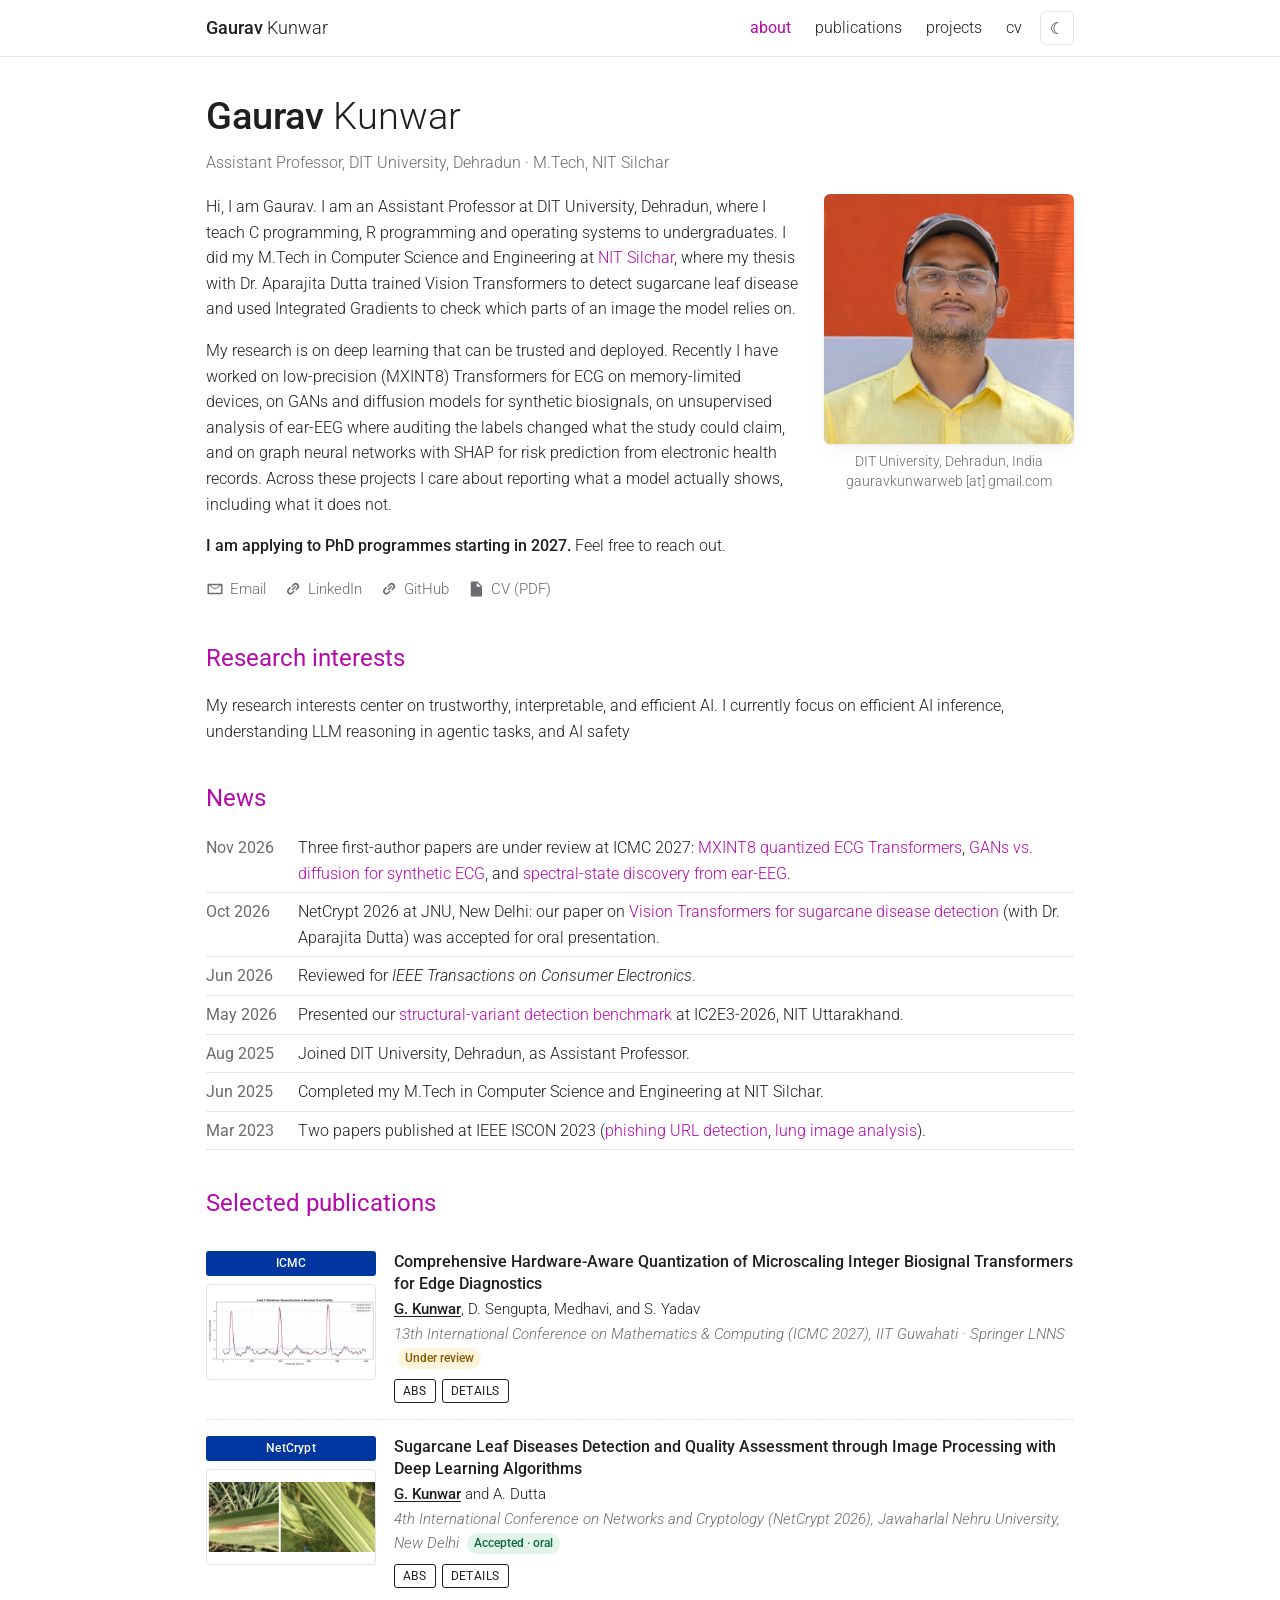
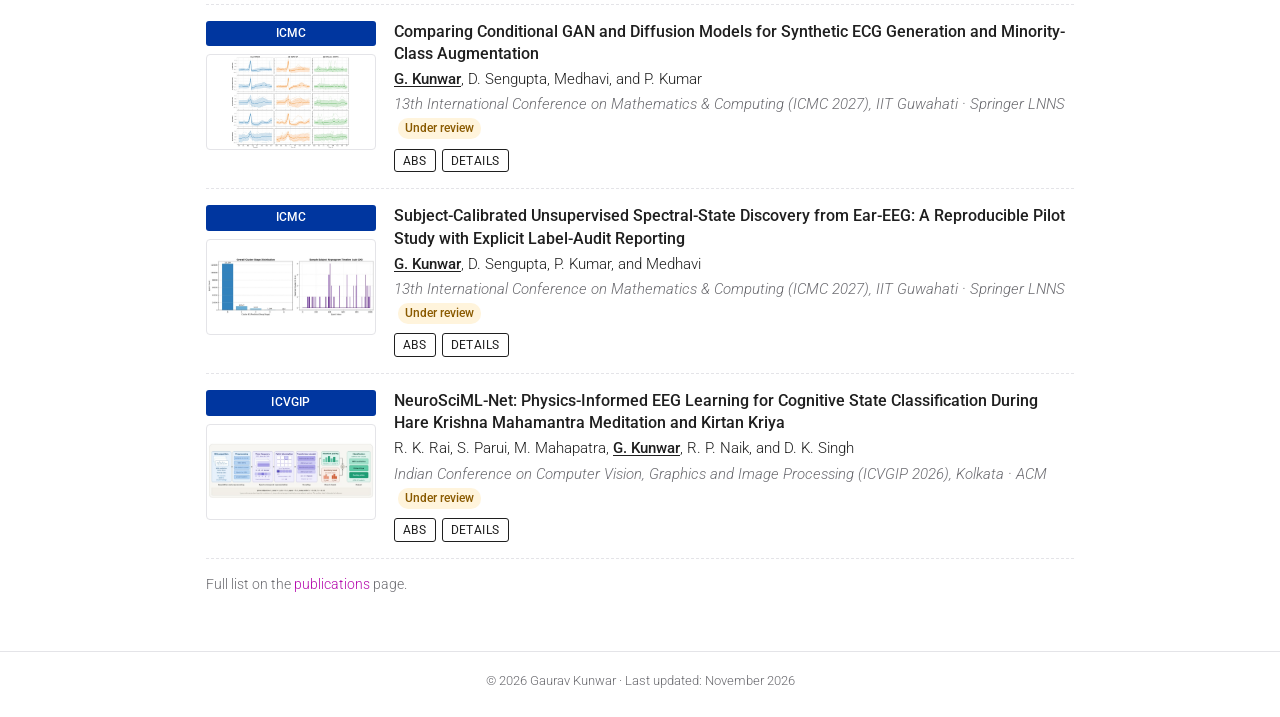
<file: index.html>
<!doctype html>
<html lang="en">
<head>
<meta charset="utf-8">
<meta name="viewport" content="width=device-width, initial-scale=1">
<title>Gaurav Kunwar</title>
<meta name="description" content="Gaurav Kunwar: Assistant Professor at DIT University. Research on interpretable and efficient deep learning, biosignals and computer vision.">
<meta name="author" content="Gaurav Kunwar">
<link rel="icon" href="favicon.svg" type="image/svg+xml">
<link rel="preconnect" href="https://fonts.googleapis.com">
<link rel="preconnect" href="https://fonts.gstatic.com" crossorigin>
<link href="https://fonts.googleapis.com/css2?family=Roboto:wght@300;400;500&display=swap" rel="stylesheet">
<link rel="stylesheet" href="style.css">
<script src="main.js"></script>
</head>
<body>
<nav class="navbar"><div class="nav-inner">
  <a class="brand" href="index.html"><b>Gaurav</b> Kunwar</a>
  <div class="nav-links"><a href="index.html" class="active" aria-current="page">about</a><a href="publications.html">publications</a><a href="projects.html">projects</a><a href="cv.html">cv</a><button class="theme-toggle" type="button" aria-label="Toggle dark mode">&#9790;</button></div>
</div></nav>
<main>

<div class="post-header"><h1><b>Gaurav</b> Kunwar</h1>
<p class="desc">Assistant Professor, DIT University, Dehradun &middot; M.Tech, NIT Silchar</p></div>
<div class="clearfix">
  <div class="profile">
    <img src="prof_pic.png" alt="Gaurav Kunwar">
    <div class="address">DIT University, Dehradun, India<br>gauravkunwarweb [at] gmail.com</div>
  </div>
  <p>Hi, I am Gaurav. I am an Assistant Professor at DIT University, Dehradun, where I teach C programming, R programming and
  operating systems to undergraduates. I did my M.Tech in Computer Science and Engineering at
  <a href="https://www.nits.ac.in" target="_blank" rel="noopener">NIT Silchar</a>, where my thesis with
  Dr. Aparajita Dutta trained Vision Transformers to detect sugarcane leaf disease and used Integrated Gradients to check
  which parts of an image the model relies on.</p>
  <p>My research is on deep learning that can be trusted and deployed. Recently I have worked on low-precision (MXINT8)
  Transformers for ECG on memory-limited devices, on GANs and diffusion models for synthetic biosignals, on unsupervised
  analysis of ear-EEG where auditing the labels changed what the study could claim, and on graph neural networks with SHAP
  for risk prediction from electronic health records. Across these projects I care about reporting what a model actually
  shows, including what it does not.</p>
  <p><b>I am applying to PhD programmes starting in 2027.</b> Feel free to reach out.</p>
  <div class="social">
    <a href="mailto:gauravkunwarweb@gmail.com"><svg viewBox="0 0 24 24" aria-hidden="true"><path d="M3 5h18a1 1 0 0 1 1 1v12a1 1 0 0 1-1 1H3a1 1 0 0 1-1-1V6a1 1 0 0 1 1-1zm1 2.3V17h16V7.3l-8 5.3-8-5.3zM5.4 7l6.6 4.4L18.6 7H5.4z"/></svg>Email</a>
    <a href="https://linkedin.com/in/gauravkunwarr" target="_blank" rel="noopener"><svg viewBox="0 0 24 24" aria-hidden="true"><path d="M10.6 13.4a1 1 0 0 1 0-1.4l3.4-3.4a1 1 0 1 1 1.4 1.4L12 13.4a1 1 0 0 1-1.4 0zM8.5 19.5a4.5 4.5 0 0 1-3.2-7.7l2.1-2.1a1 1 0 1 1 1.4 1.4l-2.1 2.1a2.5 2.5 0 0 0 3.5 3.5l2.1-2.1a1 1 0 1 1 1.4 1.4l-2.1 2.1a4.5 4.5 0 0 1-3.1 1.4zm7.4-5.5a1 1 0 0 1-.7-1.7l2.1-2.1a2.5 2.5 0 0 0-3.5-3.5l-2.1 2.1a1 1 0 1 1-1.4-1.4l2.1-2.1a4.5 4.5 0 0 1 6.4 6.4l-2.1 2.1a1 1 0 0 1-.8.2z"/></svg>LinkedIn</a>
    <a href="https://github.com/gauravkunwarr" target="_blank" rel="noopener"><svg viewBox="0 0 24 24" aria-hidden="true"><path d="M10.6 13.4a1 1 0 0 1 0-1.4l3.4-3.4a1 1 0 1 1 1.4 1.4L12 13.4a1 1 0 0 1-1.4 0zM8.5 19.5a4.5 4.5 0 0 1-3.2-7.7l2.1-2.1a1 1 0 1 1 1.4 1.4l-2.1 2.1a2.5 2.5 0 0 0 3.5 3.5l2.1-2.1a1 1 0 1 1 1.4 1.4l-2.1 2.1a4.5 4.5 0 0 1-3.1 1.4zm7.4-5.5a1 1 0 0 1-.7-1.7l2.1-2.1a2.5 2.5 0 0 0-3.5-3.5l-2.1 2.1a1 1 0 1 1-1.4-1.4l2.1-2.1a4.5 4.5 0 0 1 6.4 6.4l-2.1 2.1a1 1 0 0 1-.8.2z"/></svg>GitHub</a>
    <a href="Gaurav_Kunwar_CV.pdf" target="_blank" rel="noopener"><svg viewBox="0 0 24 24" aria-hidden="true"><path d="M6 2h8l6 6v13a1 1 0 0 1-1 1H6a1 1 0 0 1-1-1V3a1 1 0 0 1 1-1zm7 1.5V9h5.5L13 3.5zM8 13h8v2H8v-2zm0 4h8v2H8v-2z"/></svg>CV (PDF)</a>
  </div>
</div>

<h2 class="section">Research interests</h2>
<p>My research interests center on trustworthy, interpretable, and efficient AI. I currently focus on efficient AI inference, understanding LLM reasoning in agentic tasks, and AI safety</p>

<h2 class="section">News</h2>
<table class="news"><tr><td class="date">Nov 2026</td><td>Three first-author papers are under review at ICMC 2027: <a href="publications.html#mxint8">MXINT8 quantized ECG Transformers</a>, <a href="publications.html#ecg-gen">GANs vs. diffusion for synthetic ECG</a>, and <a href="publications.html#ear-eeg">spectral-state discovery from ear-EEG</a>.</td></tr><tr><td class="date">Oct 2026</td><td>NetCrypt 2026 at JNU, New Delhi: our paper on <a href="publications.html#sugarcane">Vision Transformers for sugarcane disease detection</a> (with Dr. Aparajita Dutta) was accepted for oral presentation.</td></tr><tr><td class="date">Jun 2026</td><td>Reviewed for <i>IEEE Transactions on Consumer Electronics</i>.</td></tr><tr><td class="date">May 2026</td><td>Presented our <a href="publications.html#sv-detection">structural-variant detection benchmark</a> at IC2E3-2026, NIT Uttarakhand.</td></tr><tr><td class="date">Aug 2025</td><td>Joined DIT University, Dehradun, as Assistant Professor.</td></tr><tr><td class="date">Jun 2025</td><td>Completed my M.Tech in Computer Science and Engineering at NIT Silchar.</td></tr><tr><td class="date">Mar 2023</td><td>Two papers published at IEEE ISCON 2023 (<a href="publications.html#phishing">phishing URL detection</a>, <a href="publications.html#lung">lung image analysis</a>).</td></tr></table>

<h2 class="section">Selected publications</h2>

    <div class="pub" id="sel-mxint8">
      <div class="thumb"><span class="badge">ICMC</span><img src="mxint8_ecg.jpg" alt="" loading="lazy"></div>
      <div>
        <div class="title">Comprehensive Hardware-Aware Quantization of Microscaling Integer Biosignal Transformers for Edge Diagnostics</div>
        <div class="authors"><span class="me">G. Kunwar</span>, D. Sengupta, Medhavi, and S. Yadav</div>
        <div class="venue">13th International Conference on Mathematics &amp; Computing (ICMC 2027), IIT Guwahati &middot; Springer LNNS <span class="chip review">Under review</span></div>
        <div class="links"><button class="btn" type="button" data-abs="abs-sel-mxint8">Abs</button><a class="btn" href="publications.html#mxint8">Details</a></div>
        <div class="abstract" id="abs-sel-mxint8">Wearable and bedside ECG devices must run signal-restoration models under tight memory and energy budgets. We train a dual-resolution ResNet&ndash;Transformer masked autoencoder for 12-lead ECG in which every Transformer linear layer, weights and activations alike, uses simulated MXINT8 arithmetic (32-element blocks, shared power-of-two scales, straight-through gradients). On a held-out PTB-XL split it reaches PRD 14.19%, SNR 16.96 dB and Pearson r 0.990 at 500 Hz with 0.87M parameters; the estimated packed size is 1.61 MiB versus 3.36 MiB in FP32. Only 45% of multiply&ndash;accumulates fall in quantized layers, so attention products and convolutions are the next targets. The paper also states what it does not yet show: no FP32 reference, bit-width sweep or patient-level split.</div>
      </div>
    </div>
    <div class="pub" id="sel-sugarcane">
      <div class="thumb"><span class="badge">NetCrypt</span><img src="sugarcane_vit.jpg" alt="" loading="lazy"></div>
      <div>
        <div class="title">Sugarcane Leaf Diseases Detection and Quality Assessment through Image Processing with Deep Learning Algorithms</div>
        <div class="authors"><span class="me">G. Kunwar</span> and A. Dutta</div>
        <div class="venue">4th International Conference on Networks and Cryptology (NetCrypt 2026), Jawaharlal Nehru University, New Delhi <span class="chip ok">Accepted &middot; oral</span></div>
        <div class="links"><button class="btn" type="button" data-abs="abs-sel-sugarcane">Abs</button><a class="btn" href="publications.html#sugarcane">Details</a></div>
        <div class="abstract" id="abs-sel-sugarcane">A deep learning framework for detecting red rot in sugarcane leaves (M.Tech thesis work). Four public datasets are merged into a 2,401-image healthy vs. red-rot set and preprocessed with Gaussian blurring, normalisation and CLAHE. A Vision Transformer and MobileNet are trained with k-fold cross-validation; the ViT reaches F1 96.25% against 93.41% for MobileNet. Integrated Gradients is used to show which image regions drive each prediction. Supported by a CSIR (Government of India) ASPIRE grant.</div>
      </div>
    </div>
    <div class="pub" id="sel-ecg-gen">
      <div class="thumb"><span class="badge">ICMC</span><img src="gan_diffusion_ecg.jpg" alt="" loading="lazy"></div>
      <div>
        <div class="title">Comparing Conditional GAN and Diffusion Models for Synthetic ECG Generation and Minority-Class Augmentation</div>
        <div class="authors"><span class="me">G. Kunwar</span>, D. Sengupta, Medhavi, and P. Kumar</div>
        <div class="venue">13th International Conference on Mathematics &amp; Computing (ICMC 2027), IIT Guwahati &middot; Springer LNNS <span class="chip review">Under review</span></div>
        <div class="links"><button class="btn" type="button" data-abs="abs-sel-ecg-gen">Abs</button><a class="btn" href="publications.html#ecg-gen">Details</a></div>
        <div class="abstract" id="abs-sel-ecg-gen">Class imbalance hurts arrhythmia classifiers, and synthetic beats are one proposed remedy. We compare a class-conditional WGAN-GP and a class-conditional DDPM (about 0.7&ndash;0.8M parameters each) for generating single-lead MIT-BIH beats across five AAMI classes, measuring similarity with MMD, DTW and a Fr&eacute;chet feature distance, and utility with a small 1D CNN. WGAN-GP gave lower MMD in every class; the DDPM gave lower DTW in three classes and a lower Fr&eacute;chet distance (1.34 vs. 2.95). Augmentation raised five-class macro-F1 from 0.662 to 0.750 (WGAN-GP) and 0.743 (DDPM). Results come from one run with a beat-level split, so they do not describe performance on unseen patients.</div>
      </div>
    </div>
    <div class="pub" id="sel-ear-eeg">
      <div class="thumb"><span class="badge">ICMC</span><img src="ear_eeg.jpg" alt="" loading="lazy"></div>
      <div>
        <div class="title">Subject-Calibrated Unsupervised Spectral-State Discovery from Ear-EEG: A Reproducible Pilot Study with Explicit Label-Audit Reporting</div>
        <div class="authors"><span class="me">G. Kunwar</span>, D. Sengupta, P. Kumar, and Medhavi</div>
        <div class="venue">13th International Conference on Mathematics &amp; Computing (ICMC 2027), IIT Guwahati &middot; Springer LNNS <span class="chip review">Under review</span></div>
        <div class="links"><button class="btn" type="button" data-abs="abs-sel-ear-eeg">Abs</button><a class="btn" href="publications.html#ear-eeg">Details</a></div>
        <div class="abstract" id="abs-sel-ear-eeg">A reproducible pilot pipeline for subject-calibrated discovery of spectral states from 30-second ear-EEG epochs: log-power spectrograms, interpretable spectral and temporal descriptors, per-subject standardisation and per-subject k-means. Auditing the data before modelling showed 139,803 epochs from 128 subjects but every stage label equal to &minus;1, so the work is reported as unsupervised state discovery rather than sleep staging. A leakage-resistant 88/20/20 subject split is released for a later supervised study.</div>
      </div>
    </div>
    <div class="pub" id="sel-neuroscimlnet">
      <div class="thumb"><span class="badge">ICVGIP</span><img src="neuroscimlnet.jpg" alt="" loading="lazy"></div>
      <div>
        <div class="title">NeuroSciML-Net: Physics-Informed EEG Learning for Cognitive State Classification During Hare Krishna Mahamantra Meditation and Kirtan Kriya</div>
        <div class="authors">R. K. Rai, S. Parui, M. Mahapatra, <span class="me">G. Kunwar</span>, R. P. Naik, and D. K. Singh</div>
        <div class="venue">Indian Conference on Computer Vision, Graphics and Image Processing (ICVGIP 2026), Kolkata &middot; ACM <span class="chip review">Under review</span></div>
        <div class="links"><button class="btn" type="button" data-abs="abs-sel-neuroscimlnet">Abs</button><a class="btn" href="publications.html#neuroscimlnet">Details</a></div>
        <div class="abstract" id="abs-sel-neuroscimlnet">NeuroSciML-Net is a physics-informed, patch-based Transformer that treats multichannel EEG as channel &times; frequency &times; time spectrograms to distinguish Hare Krishna Mahamantra meditation, Kirtan Kriya and resting state. Training adds spectral-consistency and temporal-continuity regularisers. Under leave-one-subject-out cross-validation on 32-channel EEG from 15 participants it reaches 97.84% accuracy, 97.18% macro-F1 and Cohen&rsquo;s &kappa; = 0.96. The small, sex-imbalanced cohort limits generalisability.</div>
      </div>
    </div>
<p class="note" style="margin-top:14px">Full list on the <a href="publications.html">publications</a> page.</p>

</main>
<footer>&copy; 2026 Gaurav Kunwar &middot; Last updated: November 2026</footer>
</body>
</html>
</file>
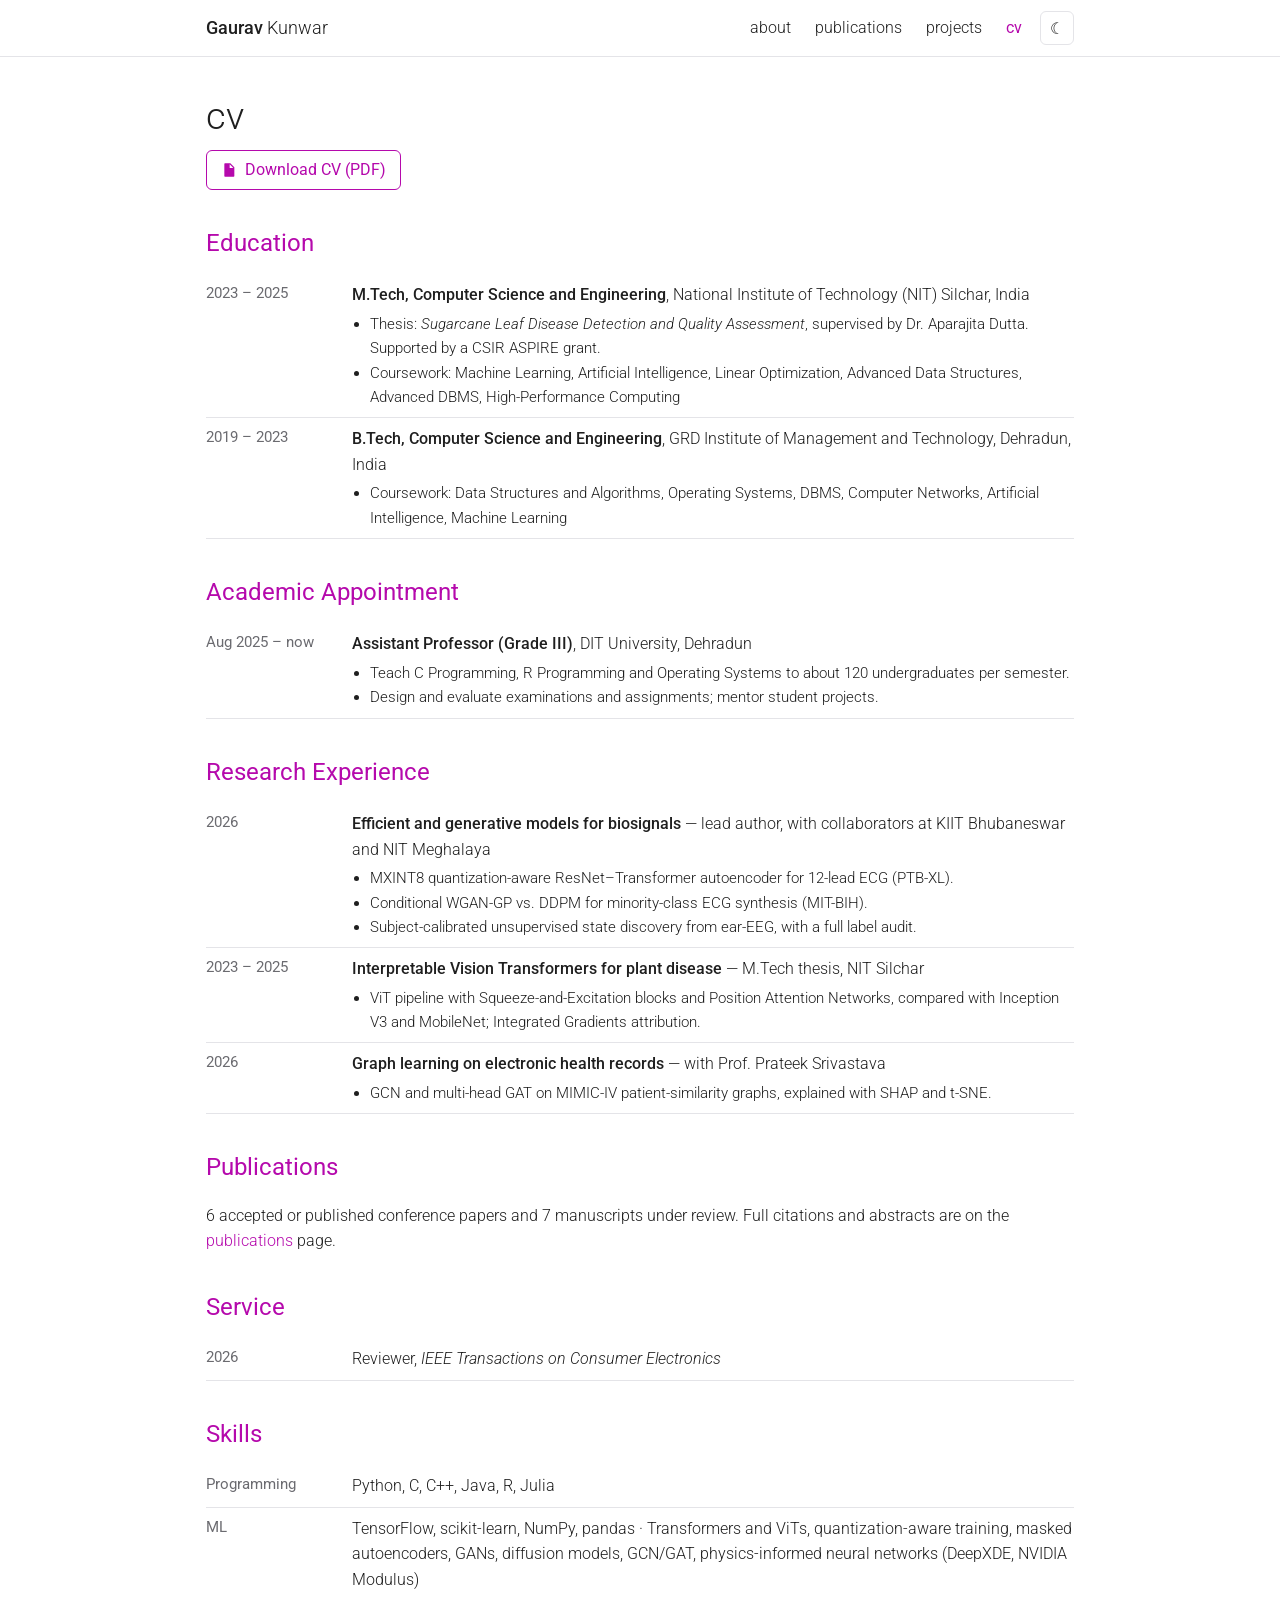
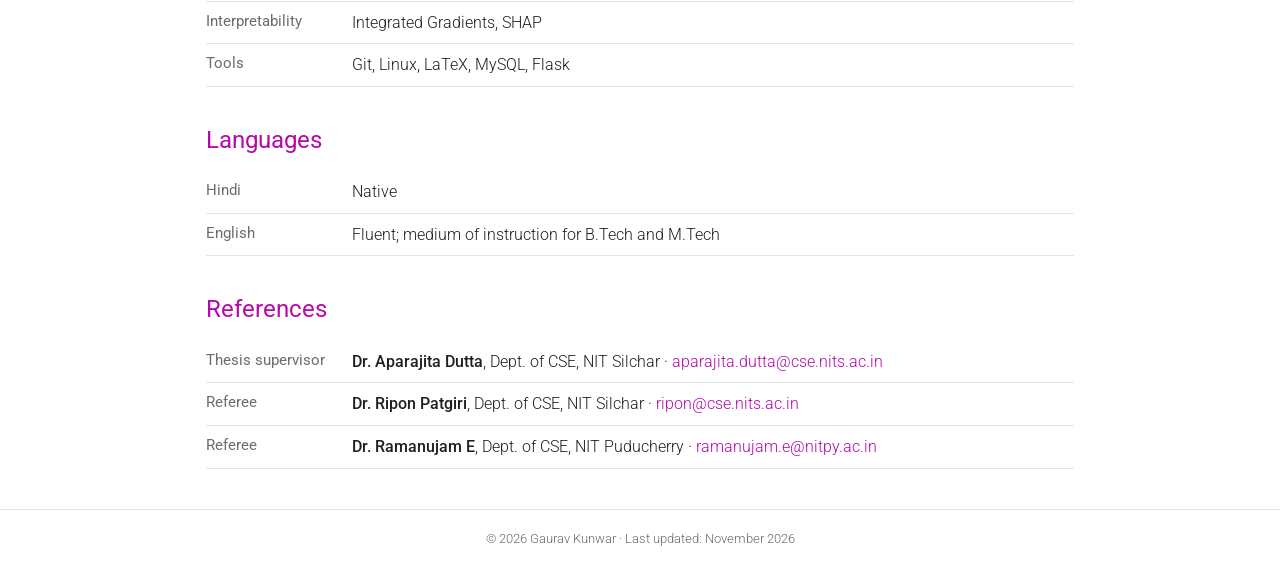
<file: cv.html>
<!doctype html>
<html lang="en">
<head>
<meta charset="utf-8">
<meta name="viewport" content="width=device-width, initial-scale=1">
<title>cv | Gaurav Kunwar</title>
<meta name="description" content="Gaurav Kunwar: Assistant Professor at DIT University. Research on interpretable and efficient deep learning, biosignals and computer vision.">
<meta name="author" content="Gaurav Kunwar">
<link rel="icon" href="favicon.svg" type="image/svg+xml">
<link rel="preconnect" href="https://fonts.googleapis.com">
<link rel="preconnect" href="https://fonts.gstatic.com" crossorigin>
<link href="https://fonts.googleapis.com/css2?family=Roboto:wght@300;400;500&display=swap" rel="stylesheet">
<link rel="stylesheet" href="style.css">
<script src="main.js"></script>
</head>
<body>
<nav class="navbar"><div class="nav-inner">
  <a class="brand" href="index.html"><b>Gaurav</b> Kunwar</a>
  <div class="nav-links"><a href="index.html">about</a><a href="publications.html">publications</a><a href="projects.html">projects</a><a href="cv.html" class="active" aria-current="page">cv</a><button class="theme-toggle" type="button" aria-label="Toggle dark mode">&#9790;</button></div>
</div></nav>
<main>

<div class="post-header"><h1>cv</h1>
<p class="desc"><a class="download" href="Gaurav_Kunwar_CV.pdf" target="_blank" rel="noopener"><svg width="16" height="16" fill="currentColor" viewBox="0 0 24 24" aria-hidden="true"><path d="M6 2h8l6 6v13a1 1 0 0 1-1 1H6a1 1 0 0 1-1-1V3a1 1 0 0 1 1-1zm7 1.5V9h5.5L13 3.5zM8 13h8v2H8v-2zm0 4h8v2H8v-2z"/></svg> Download CV (PDF)</a></p></div>

<h2 class="section">Education</h2>
<div class="cv-row"><div class="when">2023 &ndash; 2025</div><div class="what"><b>M.Tech, Computer Science and Engineering</b>, National Institute of Technology (NIT) Silchar, India<ul><li>Thesis: <i>Sugarcane Leaf Disease Detection and Quality Assessment</i>, supervised by Dr. Aparajita Dutta. Supported by a CSIR ASPIRE grant.</li><li>Coursework: Machine Learning, Artificial Intelligence, Linear Optimization, Advanced Data Structures, Advanced DBMS, High-Performance Computing</li></ul></div></div>
<div class="cv-row"><div class="when">2019 &ndash; 2023</div><div class="what"><b>B.Tech, Computer Science and Engineering</b>, GRD Institute of Management and Technology, Dehradun, India<ul><li>Coursework: Data Structures and Algorithms, Operating Systems, DBMS, Computer Networks, Artificial Intelligence, Machine Learning</li></ul></div></div>

<h2 class="section">Academic Appointment</h2>
<div class="cv-row"><div class="when">Aug 2025 &ndash; now</div><div class="what"><b>Assistant Professor (Grade III)</b>, DIT University, Dehradun<ul><li>Teach C Programming, R Programming and Operating Systems to about 120 undergraduates per semester.</li><li>Design and evaluate examinations and assignments; mentor student projects.</li></ul></div></div>

<h2 class="section">Research Experience</h2>
<div class="cv-row"><div class="when">2026</div><div class="what"><b>Efficient and generative models for biosignals</b> &mdash; lead author, with collaborators at KIIT Bhubaneswar and NIT Meghalaya<ul><li>MXINT8 quantization-aware ResNet&ndash;Transformer autoencoder for 12-lead ECG (PTB-XL).</li><li>Conditional WGAN-GP vs. DDPM for minority-class ECG synthesis (MIT-BIH).</li><li>Subject-calibrated unsupervised state discovery from ear-EEG, with a full label audit.</li></ul></div></div>
<div class="cv-row"><div class="when">2023 &ndash; 2025</div><div class="what"><b>Interpretable Vision Transformers for plant disease</b> &mdash; M.Tech thesis, NIT Silchar<ul><li>ViT pipeline with Squeeze-and-Excitation blocks and Position Attention Networks, compared with Inception V3 and MobileNet; Integrated Gradients attribution.</li></ul></div></div>
<div class="cv-row"><div class="when">2026</div><div class="what"><b>Graph learning on electronic health records</b> &mdash; with Prof. Prateek Srivastava<ul><li>GCN and multi-head GAT on MIMIC-IV patient-similarity graphs, explained with SHAP and t-SNE.</li></ul></div></div>

<h2 class="section">Publications</h2>
<p>6 accepted or published conference papers and 7 manuscripts under review. Full citations and abstracts are on the <a href="publications.html">publications</a> page.</p>

<h2 class="section">Service</h2>
<div class="cv-row"><div class="when">2026</div><div class="what">Reviewer, <i>IEEE Transactions on Consumer Electronics</i></div></div>

<h2 class="section">Skills</h2>
<div class="cv-row"><div class="when">Programming</div><div class="what">Python, C, C++, Java, R, Julia</div></div>
<div class="cv-row"><div class="when">ML</div><div class="what">TensorFlow, scikit-learn, NumPy, pandas &middot; Transformers and ViTs, quantization-aware training, masked autoencoders, GANs, diffusion models, GCN/GAT, physics-informed neural networks (DeepXDE, NVIDIA Modulus)</div></div>
<div class="cv-row"><div class="when">Interpretability</div><div class="what">Integrated Gradients, SHAP</div></div>
<div class="cv-row"><div class="when">Tools</div><div class="what">Git, Linux, LaTeX, MySQL, Flask</div></div>

<h2 class="section">Languages</h2>
<div class="cv-row"><div class="when">Hindi</div><div class="what">Native</div></div>
<div class="cv-row"><div class="when">English</div><div class="what">Fluent; medium of instruction for B.Tech and M.Tech</div></div>

<h2 class="section">References</h2>
<div class="cv-row"><div class="when">Thesis supervisor</div><div class="what"><b>Dr. Aparajita Dutta</b>, Dept. of CSE, NIT Silchar &middot; <a href='mailto:aparajita.dutta@cse.nits.ac.in'>aparajita.dutta@cse.nits.ac.in</a></div></div>
<div class="cv-row"><div class="when">Referee</div><div class="what"><b>Dr. Ripon Patgiri</b>, Dept. of CSE, NIT Silchar &middot; <a href='mailto:ripon@cse.nits.ac.in'>ripon@cse.nits.ac.in</a></div></div>
<div class="cv-row"><div class="when">Referee</div><div class="what"><b>Dr. Ramanujam E</b>, Dept. of CSE, NIT Puducherry &middot; <a href='mailto:ramanujam.e@nitpy.ac.in'>ramanujam.e@nitpy.ac.in</a></div></div>

</main>
<footer>&copy; 2026 Gaurav Kunwar &middot; Last updated: November 2026</footer>
</body>
</html>
</file>
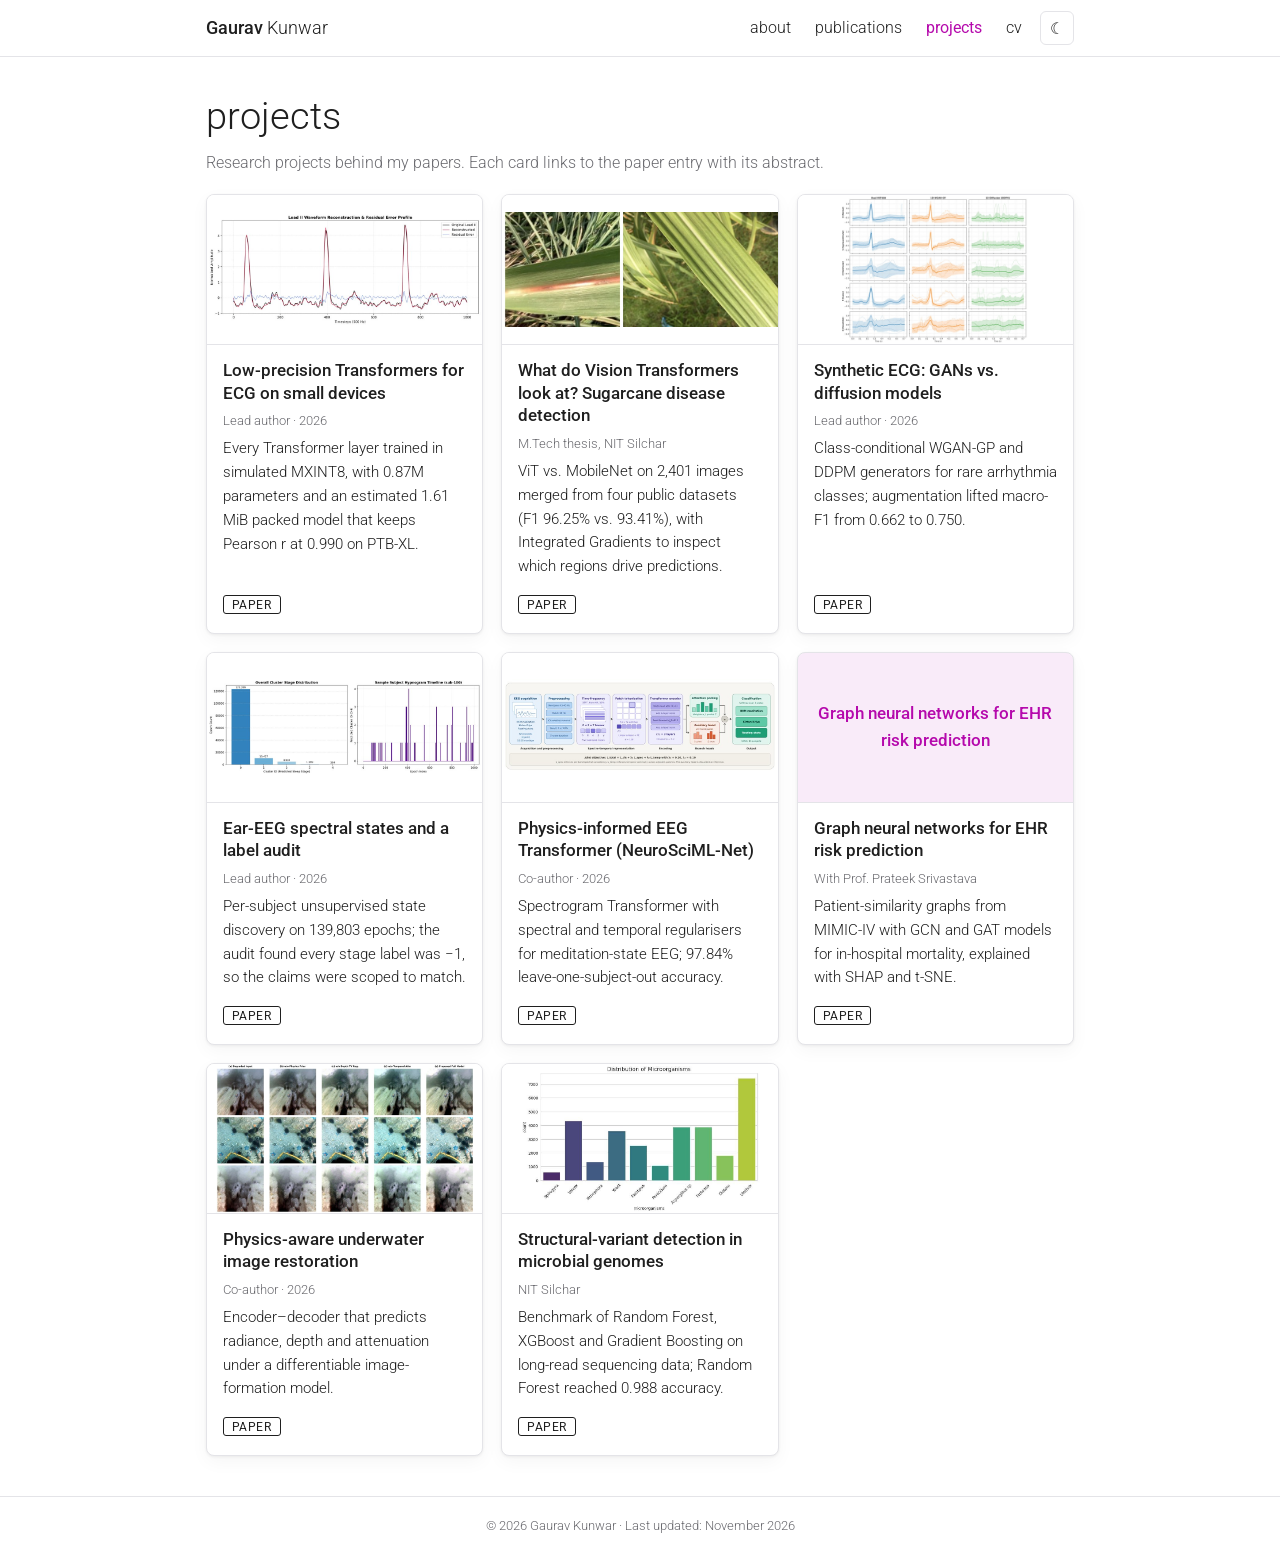
<file: projects.html>
<!doctype html>
<html lang="en">
<head>
<meta charset="utf-8">
<meta name="viewport" content="width=device-width, initial-scale=1">
<title>projects | Gaurav Kunwar</title>
<meta name="description" content="Gaurav Kunwar: Assistant Professor at DIT University. Research on interpretable and efficient deep learning, biosignals and computer vision.">
<meta name="author" content="Gaurav Kunwar">
<link rel="icon" href="favicon.svg" type="image/svg+xml">
<link rel="preconnect" href="https://fonts.googleapis.com">
<link rel="preconnect" href="https://fonts.gstatic.com" crossorigin>
<link href="https://fonts.googleapis.com/css2?family=Roboto:wght@300;400;500&display=swap" rel="stylesheet">
<link rel="stylesheet" href="style.css">
<script src="main.js"></script>
</head>
<body>
<nav class="navbar"><div class="nav-inner">
  <a class="brand" href="index.html"><b>Gaurav</b> Kunwar</a>
  <div class="nav-links"><a href="index.html">about</a><a href="publications.html">publications</a><a href="projects.html" class="active" aria-current="page">projects</a><a href="cv.html">cv</a><button class="theme-toggle" type="button" aria-label="Toggle dark mode">&#9790;</button></div>
</div></nav>
<main>

<div class="post-header"><h1>projects</h1>
<p class="desc">Research projects behind my papers. Each card links to the paper entry with its abstract.</p></div>
<div class="grid"><div class="card"><img src="mxint8_ecg.jpg" alt="" loading="lazy"><div class="card-body"><h3>Low-precision Transformers for ECG on small devices</h3><div class="meta">Lead author &middot; 2026</div><p>Every Transformer layer trained in simulated MXINT8, with 0.87M parameters and an estimated 1.61 MiB packed model that keeps Pearson r at 0.990 on PTB-XL.</p>
<div class="card-links"><a class="btn" href="publications.html#mxint8">Paper</a></div></div></div><div class="card"><img src="sugarcane_vit.jpg" alt="" loading="lazy"><div class="card-body"><h3>What do Vision Transformers look at? Sugarcane disease detection</h3><div class="meta">M.Tech thesis, NIT Silchar</div><p>ViT vs. MobileNet on 2,401 images merged from four public datasets (F1 96.25% vs. 93.41%), with Integrated Gradients to inspect which regions drive predictions.</p>
<div class="card-links"><a class="btn" href="publications.html#sugarcane">Paper</a></div></div></div><div class="card"><img src="gan_diffusion_ecg.jpg" alt="" loading="lazy"><div class="card-body"><h3>Synthetic ECG: GANs vs. diffusion models</h3><div class="meta">Lead author &middot; 2026</div><p>Class-conditional WGAN-GP and DDPM generators for rare arrhythmia classes; augmentation lifted macro-F1 from 0.662 to 0.750.</p>
<div class="card-links"><a class="btn" href="publications.html#ecg-gen">Paper</a></div></div></div><div class="card"><img src="ear_eeg.jpg" alt="" loading="lazy"><div class="card-body"><h3>Ear-EEG spectral states and a label audit</h3><div class="meta">Lead author &middot; 2026</div><p>Per-subject unsupervised state discovery on 139,803 epochs; the audit found every stage label was &minus;1, so the claims were scoped to match.</p>
<div class="card-links"><a class="btn" href="publications.html#ear-eeg">Paper</a></div></div></div><div class="card"><img src="neuroscimlnet.jpg" alt="" loading="lazy"><div class="card-body"><h3>Physics-informed EEG Transformer (NeuroSciML-Net)</h3><div class="meta">Co-author &middot; 2026</div><p>Spectrogram Transformer with spectral and temporal regularisers for meditation-state EEG; 97.84% leave-one-subject-out accuracy.</p>
<div class="card-links"><a class="btn" href="publications.html#neuroscimlnet">Paper</a></div></div></div><div class="card"><div class="card-ph">Graph neural networks for EHR risk prediction</div><div class="card-body"><h3>Graph neural networks for EHR risk prediction</h3><div class="meta">With Prof. Prateek Srivastava</div><p>Patient-similarity graphs from MIMIC-IV with GCN and GAT models for in-hospital mortality, explained with SHAP and t-SNE.</p>
<div class="card-links"><a class="btn" href="publications.html#ehr-gnn">Paper</a></div></div></div><div class="card"><img src="underwater.jpg" alt="" loading="lazy"><div class="card-body"><h3>Physics-aware underwater image restoration</h3><div class="meta">Co-author &middot; 2026</div><p>Encoder&ndash;decoder that predicts radiance, depth and attenuation under a differentiable image-formation model.</p>
<div class="card-links"><a class="btn" href="publications.html#underwater">Paper</a></div></div></div><div class="card"><img src="sv_detection.jpg" alt="" loading="lazy"><div class="card-body"><h3>Structural-variant detection in microbial genomes</h3><div class="meta">NIT Silchar</div><p>Benchmark of Random Forest, XGBoost and Gradient Boosting on long-read sequencing data; Random Forest reached 0.988 accuracy.</p>
<div class="card-links"><a class="btn" href="publications.html#sv-detection">Paper</a></div></div></div></div>

</main>
<footer>&copy; 2026 Gaurav Kunwar &middot; Last updated: November 2026</footer>
</body>
</html>
</file>
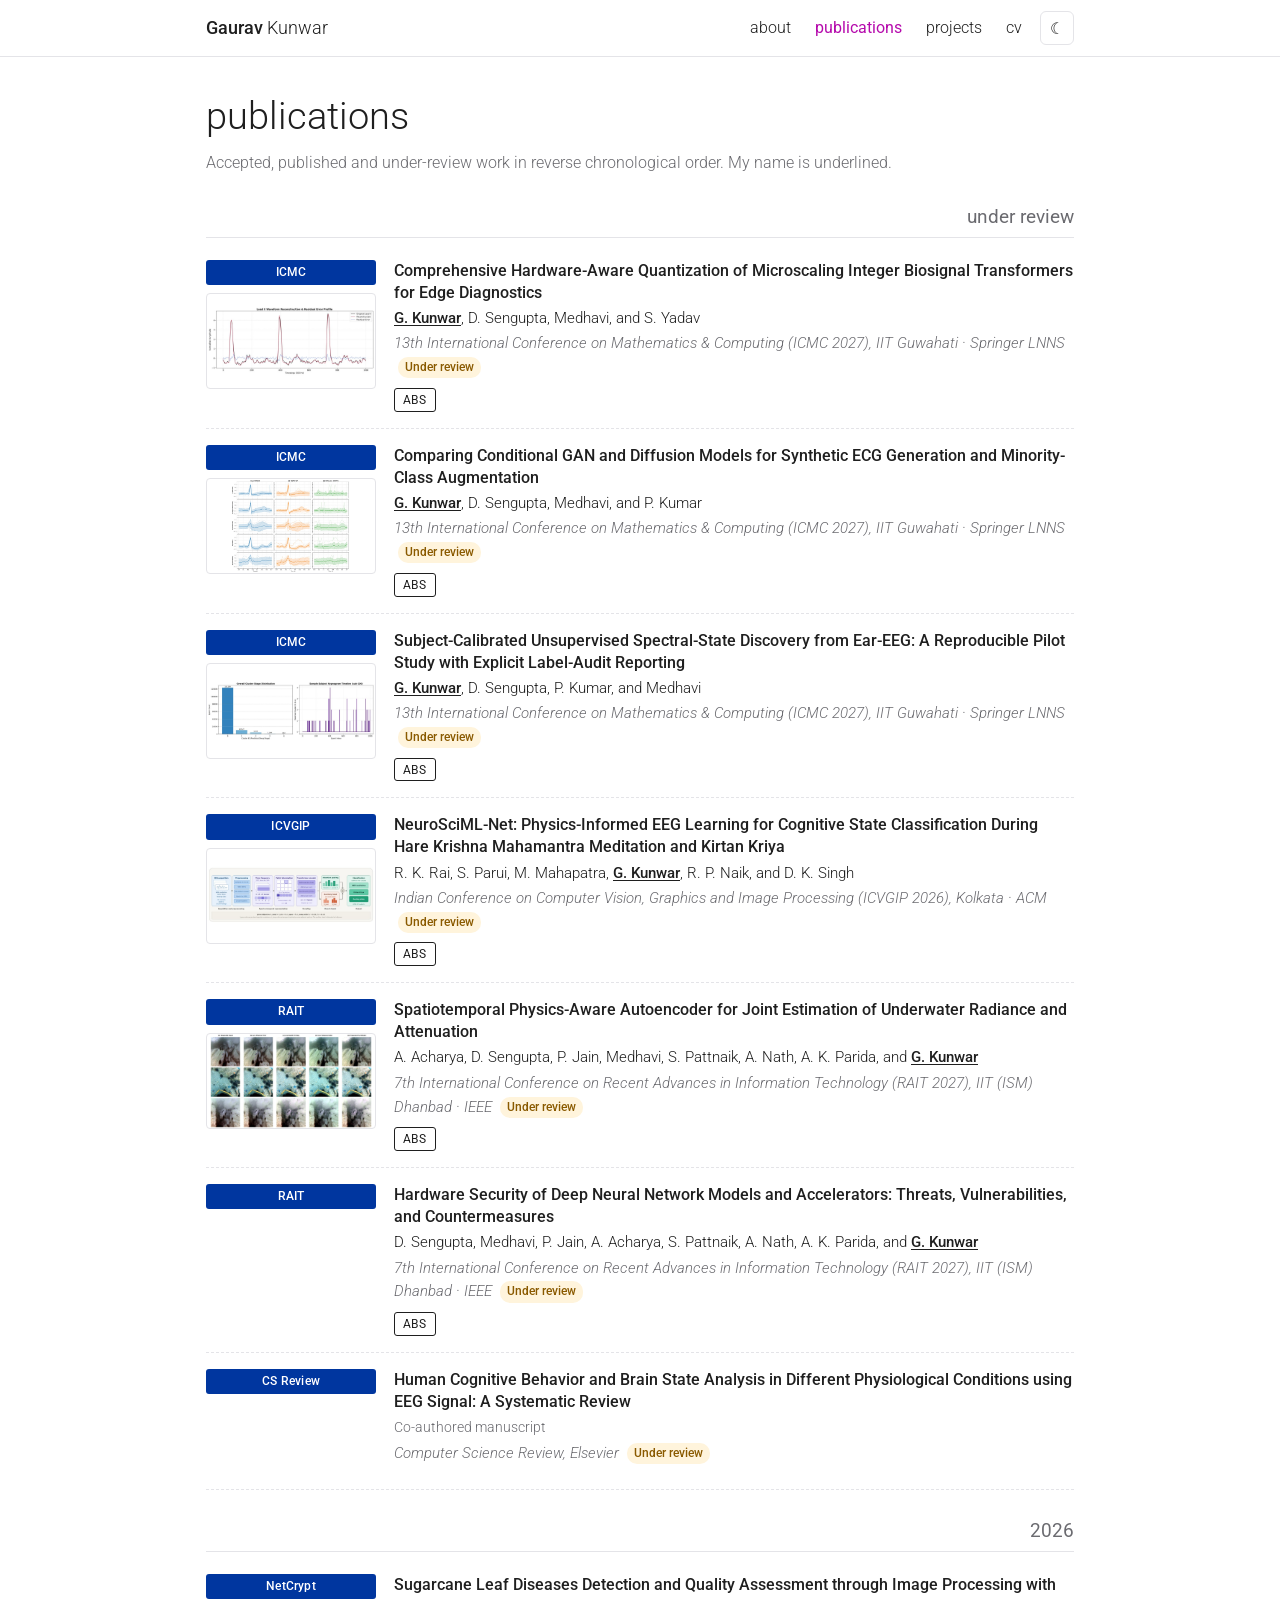
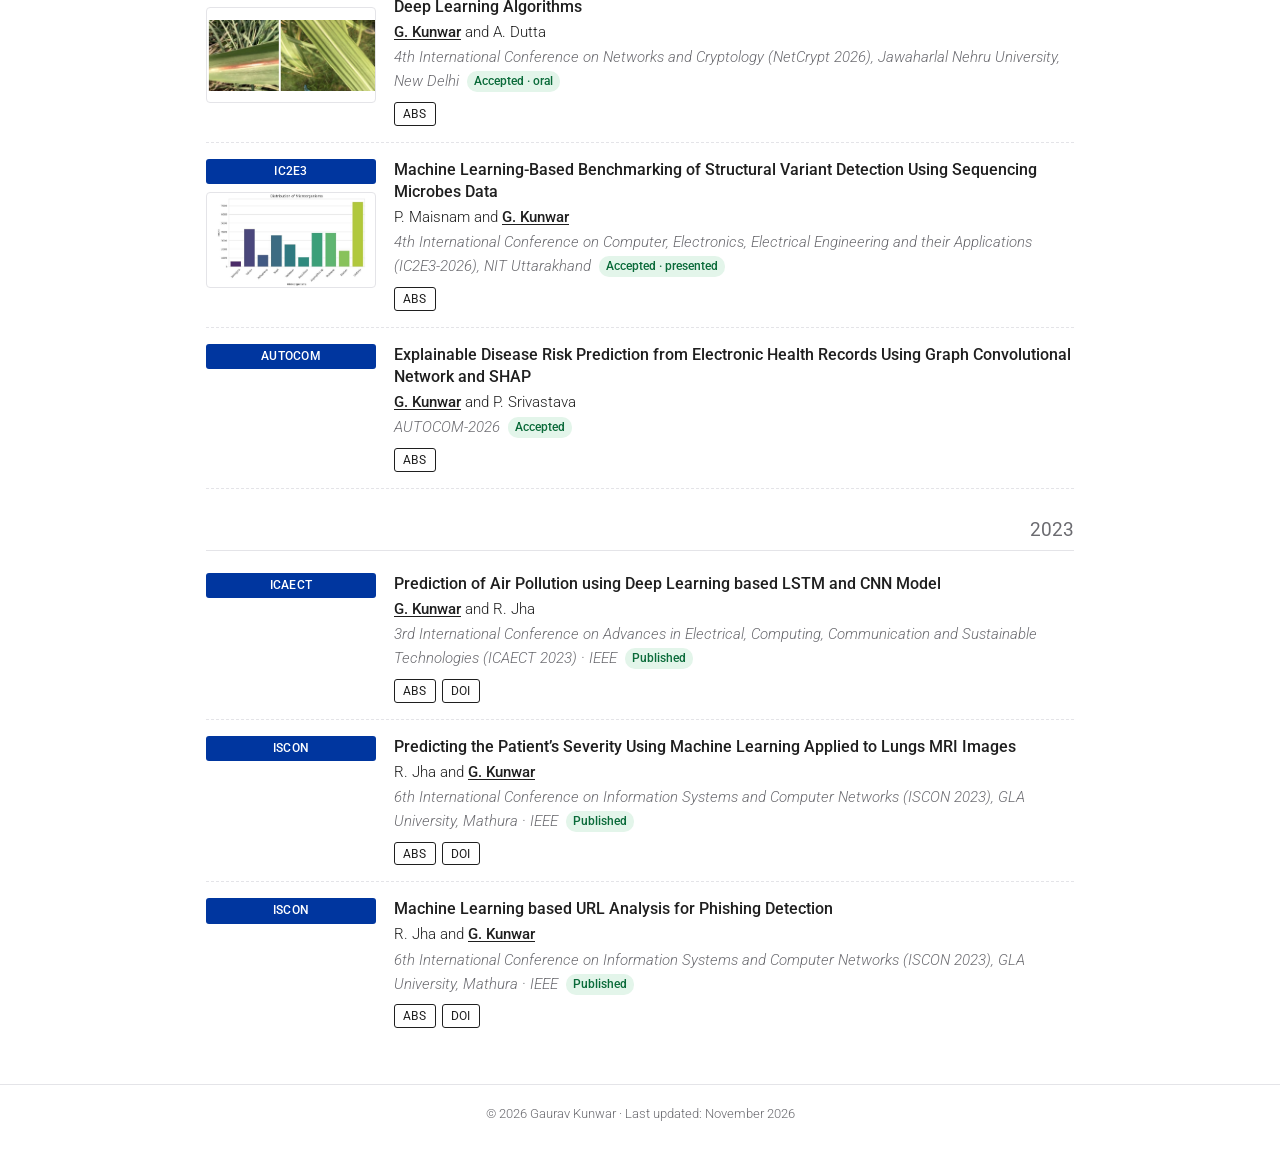
<file: publications.html>
<!doctype html>
<html lang="en">
<head>
<meta charset="utf-8">
<meta name="viewport" content="width=device-width, initial-scale=1">
<title>Publications | Gaurav Kunwar</title>
<meta name="description" content="Gaurav Kunwar: Assistant Professor at DIT University. Research on interpretable and efficient deep learning, biosignals and computer vision.">
<meta name="author" content="Gaurav Kunwar">
<link rel="icon" href="favicon.svg" type="image/svg+xml">
<link rel="preconnect" href="https://fonts.googleapis.com">
<link rel="preconnect" href="https://fonts.gstatic.com" crossorigin>
<link href="https://fonts.googleapis.com/css2?family=Roboto:wght@300;400;500&display=swap" rel="stylesheet">
<link rel="stylesheet" href="style.css">
<script src="main.js"></script>
</head>
<body>
<nav class="navbar"><div class="nav-inner">
  <a class="brand" href="index.html"><b>Gaurav</b> Kunwar</a>
  <div class="nav-links"><a href="index.html">about</a><a href="publications.html" class="active" aria-current="page">publications</a><a href="projects.html">projects</a><a href="cv.html">cv</a><button class="theme-toggle" type="button" aria-label="Toggle dark mode">&#9790;</button></div>
</div></nav>
<main>

<div class="post-header"><h1>publications</h1>
<p class="desc">Accepted, published and under-review work in reverse chronological order. My name is underlined.</p></div>
<h2 class="bib-group">under review</h2>
    <div class="pub" id="mxint8">
      <div class="thumb"><span class="badge">ICMC</span><img src="mxint8_ecg.jpg" alt="" loading="lazy"></div>
      <div>
        <div class="title">Comprehensive Hardware-Aware Quantization of Microscaling Integer Biosignal Transformers for Edge Diagnostics</div>
        <div class="authors"><span class="me">G. Kunwar</span>, D. Sengupta, Medhavi, and S. Yadav</div>
        <div class="venue">13th International Conference on Mathematics &amp; Computing (ICMC 2027), IIT Guwahati &middot; Springer LNNS <span class="chip review">Under review</span></div>
        <div class="links"><button class="btn" type="button" data-abs="abs-mxint8">Abs</button></div>
        <div class="abstract" id="abs-mxint8">Wearable and bedside ECG devices must run signal-restoration models under tight memory and energy budgets. We train a dual-resolution ResNet&ndash;Transformer masked autoencoder for 12-lead ECG in which every Transformer linear layer, weights and activations alike, uses simulated MXINT8 arithmetic (32-element blocks, shared power-of-two scales, straight-through gradients). On a held-out PTB-XL split it reaches PRD 14.19%, SNR 16.96 dB and Pearson r 0.990 at 500 Hz with 0.87M parameters; the estimated packed size is 1.61 MiB versus 3.36 MiB in FP32. Only 45% of multiply&ndash;accumulates fall in quantized layers, so attention products and convolutions are the next targets. The paper also states what it does not yet show: no FP32 reference, bit-width sweep or patient-level split.</div>
      </div>
    </div>
    <div class="pub" id="ecg-gen">
      <div class="thumb"><span class="badge">ICMC</span><img src="gan_diffusion_ecg.jpg" alt="" loading="lazy"></div>
      <div>
        <div class="title">Comparing Conditional GAN and Diffusion Models for Synthetic ECG Generation and Minority-Class Augmentation</div>
        <div class="authors"><span class="me">G. Kunwar</span>, D. Sengupta, Medhavi, and P. Kumar</div>
        <div class="venue">13th International Conference on Mathematics &amp; Computing (ICMC 2027), IIT Guwahati &middot; Springer LNNS <span class="chip review">Under review</span></div>
        <div class="links"><button class="btn" type="button" data-abs="abs-ecg-gen">Abs</button></div>
        <div class="abstract" id="abs-ecg-gen">Class imbalance hurts arrhythmia classifiers, and synthetic beats are one proposed remedy. We compare a class-conditional WGAN-GP and a class-conditional DDPM (about 0.7&ndash;0.8M parameters each) for generating single-lead MIT-BIH beats across five AAMI classes, measuring similarity with MMD, DTW and a Fr&eacute;chet feature distance, and utility with a small 1D CNN. WGAN-GP gave lower MMD in every class; the DDPM gave lower DTW in three classes and a lower Fr&eacute;chet distance (1.34 vs. 2.95). Augmentation raised five-class macro-F1 from 0.662 to 0.750 (WGAN-GP) and 0.743 (DDPM). Results come from one run with a beat-level split, so they do not describe performance on unseen patients.</div>
      </div>
    </div>
    <div class="pub" id="ear-eeg">
      <div class="thumb"><span class="badge">ICMC</span><img src="ear_eeg.jpg" alt="" loading="lazy"></div>
      <div>
        <div class="title">Subject-Calibrated Unsupervised Spectral-State Discovery from Ear-EEG: A Reproducible Pilot Study with Explicit Label-Audit Reporting</div>
        <div class="authors"><span class="me">G. Kunwar</span>, D. Sengupta, P. Kumar, and Medhavi</div>
        <div class="venue">13th International Conference on Mathematics &amp; Computing (ICMC 2027), IIT Guwahati &middot; Springer LNNS <span class="chip review">Under review</span></div>
        <div class="links"><button class="btn" type="button" data-abs="abs-ear-eeg">Abs</button></div>
        <div class="abstract" id="abs-ear-eeg">A reproducible pilot pipeline for subject-calibrated discovery of spectral states from 30-second ear-EEG epochs: log-power spectrograms, interpretable spectral and temporal descriptors, per-subject standardisation and per-subject k-means. Auditing the data before modelling showed 139,803 epochs from 128 subjects but every stage label equal to &minus;1, so the work is reported as unsupervised state discovery rather than sleep staging. A leakage-resistant 88/20/20 subject split is released for a later supervised study.</div>
      </div>
    </div>
    <div class="pub" id="neuroscimlnet">
      <div class="thumb"><span class="badge">ICVGIP</span><img src="neuroscimlnet.jpg" alt="" loading="lazy"></div>
      <div>
        <div class="title">NeuroSciML-Net: Physics-Informed EEG Learning for Cognitive State Classification During Hare Krishna Mahamantra Meditation and Kirtan Kriya</div>
        <div class="authors">R. K. Rai, S. Parui, M. Mahapatra, <span class="me">G. Kunwar</span>, R. P. Naik, and D. K. Singh</div>
        <div class="venue">Indian Conference on Computer Vision, Graphics and Image Processing (ICVGIP 2026), Kolkata &middot; ACM <span class="chip review">Under review</span></div>
        <div class="links"><button class="btn" type="button" data-abs="abs-neuroscimlnet">Abs</button></div>
        <div class="abstract" id="abs-neuroscimlnet">NeuroSciML-Net is a physics-informed, patch-based Transformer that treats multichannel EEG as channel &times; frequency &times; time spectrograms to distinguish Hare Krishna Mahamantra meditation, Kirtan Kriya and resting state. Training adds spectral-consistency and temporal-continuity regularisers. Under leave-one-subject-out cross-validation on 32-channel EEG from 15 participants it reaches 97.84% accuracy, 97.18% macro-F1 and Cohen&rsquo;s &kappa; = 0.96. The small, sex-imbalanced cohort limits generalisability.</div>
      </div>
    </div>
    <div class="pub" id="underwater">
      <div class="thumb"><span class="badge">RAIT</span><img src="underwater.jpg" alt="" loading="lazy"></div>
      <div>
        <div class="title">Spatiotemporal Physics-Aware Autoencoder for Joint Estimation of Underwater Radiance and Attenuation</div>
        <div class="authors">A. Acharya, D. Sengupta, P. Jain, Medhavi, S. Pattnaik, A. Nath, A. K. Parida, and <span class="me">G. Kunwar</span></div>
        <div class="venue">7th International Conference on Recent Advances in Information Technology (RAIT 2027), IIT (ISM) Dhanbad &middot; IEEE <span class="chip review">Under review</span></div>
        <div class="links"><button class="btn" type="button" data-abs="abs-underwater">Abs</button></div>
        <div class="abstract" id="abs-underwater">A physics-aware encoder&ndash;decoder prototype predicts radiance, depth, background light and channel-wise attenuation for underwater images. A temporal cross-attention block fuses current and previous frame features, and a differentiable image-formation model regularises the predicted components. The provided run reports a mean PSNR of 16.32 dB over 4,233 LSUI images; the paper states that it does not yet show validated video-level or physically calibrated gains.</div>
      </div>
    </div>
    <div class="pub" id="hw-security">
      <div class="thumb"><span class="badge">RAIT</span></div>
      <div>
        <div class="title">Hardware Security of Deep Neural Network Models and Accelerators: Threats, Vulnerabilities, and Countermeasures</div>
        <div class="authors">D. Sengupta, Medhavi, P. Jain, A. Acharya, S. Pattnaik, A. Nath, A. K. Parida, and <span class="me">G. Kunwar</span></div>
        <div class="venue">7th International Conference on Recent Advances in Information Technology (RAIT 2027), IIT (ISM) Dhanbad &middot; IEEE <span class="chip review">Under review</span></div>
        <div class="links"><button class="btn" type="button" data-abs="abs-hw-security">Abs</button></div>
        <div class="abstract" id="abs-hw-security">A survey of hardware security threats to DNN accelerators (FPGAs, GPUs and ASICs): side-channel attacks through timing, memory access, power and electromagnetic emissions that leak network topologies, weights or inputs, and hardware Trojans inserted through untrusted supply chains. It groups countermeasures into obfuscation, cryptographic masking and encryption, and architectural hardening, and maps attacks to accelerator components.</div>
      </div>
    </div>
    <div class="pub" id="eeg-review">
      <div class="thumb"><span class="badge">CS Review</span></div>
      <div>
        <div class="title">Human Cognitive Behavior and Brain State Analysis in Different Physiological Conditions using EEG Signal: A Systematic Review</div>
        <div class="authors"><span class="note">Co-authored manuscript</span></div>
        <div class="venue">Computer Science Review, Elsevier <span class="chip review">Under review</span></div>
        <div class="links"></div>
        
      </div>
    </div><h2 class="bib-group">2026</h2>
    <div class="pub" id="sugarcane">
      <div class="thumb"><span class="badge">NetCrypt</span><img src="sugarcane_vit.jpg" alt="" loading="lazy"></div>
      <div>
        <div class="title">Sugarcane Leaf Diseases Detection and Quality Assessment through Image Processing with Deep Learning Algorithms</div>
        <div class="authors"><span class="me">G. Kunwar</span> and A. Dutta</div>
        <div class="venue">4th International Conference on Networks and Cryptology (NetCrypt 2026), Jawaharlal Nehru University, New Delhi <span class="chip ok">Accepted &middot; oral</span></div>
        <div class="links"><button class="btn" type="button" data-abs="abs-sugarcane">Abs</button></div>
        <div class="abstract" id="abs-sugarcane">A deep learning framework for detecting red rot in sugarcane leaves (M.Tech thesis work). Four public datasets are merged into a 2,401-image healthy vs. red-rot set and preprocessed with Gaussian blurring, normalisation and CLAHE. A Vision Transformer and MobileNet are trained with k-fold cross-validation; the ViT reaches F1 96.25% against 93.41% for MobileNet. Integrated Gradients is used to show which image regions drive each prediction. Supported by a CSIR (Government of India) ASPIRE grant.</div>
      </div>
    </div>
    <div class="pub" id="sv-detection">
      <div class="thumb"><span class="badge">IC2E3</span><img src="sv_detection.jpg" alt="" loading="lazy"></div>
      <div>
        <div class="title">Machine Learning-Based Benchmarking of Structural Variant Detection Using Sequencing Microbes Data</div>
        <div class="authors">P. Maisnam and <span class="me">G. Kunwar</span></div>
        <div class="venue">4th International Conference on Computer, Electronics, Electrical Engineering and their Applications (IC2E3-2026), NIT Uttarakhand <span class="chip ok">Accepted &middot; presented</span></div>
        <div class="links"><button class="btn" type="button" data-abs="abs-sv-detection">Abs</button></div>
        <div class="abstract" id="abs-sv-detection">Compares Random Forest, XGBoost and Gradient Boosting for detecting structural variants in microbial genomes from long-read (third-generation) sequencing data, after exploration, cleaning, normalisation and splitting. Random Forest reached 0.988 accuracy, against 0.898 for XGBoost and 0.868 for Gradient Boosting.</div>
      </div>
    </div>
    <div class="pub" id="ehr-gnn">
      <div class="thumb"><span class="badge">AUTOCOM</span></div>
      <div>
        <div class="title">Explainable Disease Risk Prediction from Electronic Health Records Using Graph Convolutional Network and SHAP</div>
        <div class="authors"><span class="me">G. Kunwar</span> and P. Srivastava</div>
        <div class="venue">AUTOCOM-2026 <span class="chip ok">Accepted</span></div>
        <div class="links"><button class="btn" type="button" data-abs="abs-ehr-gnn">Abs</button></div>
        <div class="abstract" id="abs-ehr-gnn">Builds a patient-similarity graph from MIMIC-IV clinical records using cosine similarity and k-nearest neighbours, then predicts in-hospital mortality with GCN and multi-head GAT models. Class imbalance is handled with SMOTE and a weighted loss; SHAP and t-SNE are used to interpret feature importance and learned representations.</div>
      </div>
    </div><h2 class="bib-group">2023</h2>
    <div class="pub" id="air-pollution">
      <div class="thumb"><span class="badge">ICAECT</span></div>
      <div>
        <div class="title">Prediction of Air Pollution using Deep Learning based LSTM and CNN Model</div>
        <div class="authors"><span class="me">G. Kunwar</span> and R. Jha</div>
        <div class="venue">3rd International Conference on Advances in Electrical, Computing, Communication and Sustainable Technologies (ICAECT 2023) &middot; IEEE <span class="chip ok">Published</span></div>
        <div class="links"><button class="btn" type="button" data-abs="abs-air-pollution">Abs</button><a class="btn" href="https://doi.org/10.1109/ICAECT57570.2023.10118248" target="_blank" rel="noopener">DOI</a></div>
        <div class="abstract" id="abs-air-pollution">Forecasts PM2.5 concentration on the UCI Beijing PM2.5 dataset with CNN and LSTM models. The LSTM reached MAE 7.3 and RMSE 10.4 and the CNN MAE 8.06 and RMSE 10.90, against MAE 10.4 and RMSE 14.5 for a CBGRU baseline.</div>
      </div>
    </div>
    <div class="pub" id="lung">
      <div class="thumb"><span class="badge">ISCON</span></div>
      <div>
        <div class="title">Predicting the Patient&rsquo;s Severity Using Machine Learning Applied to Lungs MRI Images</div>
        <div class="authors">R. Jha and <span class="me">G. Kunwar</span></div>
        <div class="venue">6th International Conference on Information Systems and Computer Networks (ISCON 2023), GLA University, Mathura &middot; IEEE <span class="chip ok">Published</span></div>
        <div class="links"><button class="btn" type="button" data-abs="abs-lung">Abs</button><a class="btn" href="https://doi.org/10.1109/ISCON57294.2023.10111986" target="_blank" rel="noopener">DOI</a></div>
        <div class="abstract" id="abs-lung">Reviews image-processing and deep learning methods for early lung cancer detection and applies CLAHE enhancement with ResNet-50 and DenseNet-169 classifiers, reporting accuracies of 98.69% and 99.67%.</div>
      </div>
    </div>
    <div class="pub" id="phishing">
      <div class="thumb"><span class="badge">ISCON</span></div>
      <div>
        <div class="title">Machine Learning based URL Analysis for Phishing Detection</div>
        <div class="authors">R. Jha and <span class="me">G. Kunwar</span></div>
        <div class="venue">6th International Conference on Information Systems and Computer Networks (ISCON 2023), GLA University, Mathura &middot; IEEE <span class="chip ok">Published</span></div>
        <div class="links"><button class="btn" type="button" data-abs="abs-phishing">Abs</button><a class="btn" href="https://doi.org/10.1109/ISCON57294.2023.10112057" target="_blank" rel="noopener">DOI</a></div>
        <div class="abstract" id="abs-phishing">Classifies web pages as legitimate or phishing from URL-based features with Random Forest, KNN and logistic regression on a balanced set of 11,430 URLs with 87 features. Random Forest performed best (precision 97.5%, recall 99.1%, F1 97.3%).</div>
      </div>
    </div>

</main>
<footer>&copy; 2026 Gaurav Kunwar &middot; Last updated: November 2026</footer>
</body>
</html>
</file>
<file: style.css>
/* Academic homepage styles (al-folio inspired, no build step) */
:root {
  --bg: #ffffff;
  --bg-soft: #f7f7f9;
  --text: #1f1f1f;
  --muted: #6b6b70;
  --border: #e4e4e8;
  --theme: #b509ac;
  --theme-soft: rgba(181, 9, 172, 0.08);
  --badge: #00369f;
  --badge-text: #ffffff;
  --chip-review: #8a5a00;
  --chip-review-bg: #fff4dc;
  --chip-ok: #0b6b3a;
  --chip-ok-bg: #e3f5ea;
  --shadow: 0 1px 3px rgba(0, 0, 0, 0.06), 0 6px 18px rgba(0, 0, 0, 0.04);
  --maxw: 900px;
}
@media (prefers-color-scheme: dark) {
  :root:not([data-theme="light"]) {
    --bg: #1c1c1d; --bg-soft: #242426; --text: #e8e8ea; --muted: #a2a2a8;
    --border: #36363a; --theme: #2698ba; --theme-soft: rgba(38, 152, 186, 0.12);
    --badge: #2f5fbf; --chip-review: #ffcf70; --chip-review-bg: #3a2f17;
    --chip-ok: #7ee2a8; --chip-ok-bg: #173226;
    --shadow: 0 1px 3px rgba(0, 0, 0, 0.4);
  }
}
:root[data-theme="dark"] {
  --bg: #1c1c1d; --bg-soft: #242426; --text: #e8e8ea; --muted: #a2a2a8;
  --border: #36363a; --theme: #2698ba; --theme-soft: rgba(38, 152, 186, 0.12);
  --badge: #2f5fbf; --chip-review: #ffcf70; --chip-review-bg: #3a2f17;
  --chip-ok: #7ee2a8; --chip-ok-bg: #173226;
  --shadow: 0 1px 3px rgba(0, 0, 0, 0.4);
}

* { box-sizing: border-box; }
html { -webkit-text-size-adjust: 100%; }
body {
  margin: 0; background: var(--bg); color: var(--text);
  font-family: "Roboto", -apple-system, "Segoe UI", Helvetica, Arial, sans-serif;
  font-weight: 300; font-size: 16px; line-height: 1.6;
}
a { color: var(--theme); text-decoration: none; }
a:hover { text-decoration: underline; }
strong, b { font-weight: 500; }
img { max-width: 100%; }

/* ---------- navbar ---------- */
.navbar {
  position: sticky; top: 0; z-index: 10; background: var(--bg);
  border-bottom: 1px solid var(--border);
}
.nav-inner {
  max-width: var(--maxw); margin: 0 auto; padding: 0 16px; height: 56px;
  display: flex; align-items: center; justify-content: space-between; gap: 12px;
}
.brand { color: var(--text); font-size: 1.15rem; white-space: nowrap; }
.brand b { font-weight: 500; }
.brand:hover { text-decoration: none; color: var(--theme); }
.nav-links { display: flex; align-items: center; gap: 4px; flex-wrap: wrap; justify-content: flex-end; }
.nav-links a {
  color: var(--text); padding: 6px 10px; border-radius: 6px; font-size: 0.98rem;
}
.nav-links a:hover { color: var(--theme); text-decoration: none; }
.nav-links a.active { color: var(--theme); font-weight: 400; }
.theme-toggle {
  background: none; border: 1px solid var(--border); color: var(--text);
  border-radius: 6px; width: 34px; height: 34px; cursor: pointer; font-size: 1rem; margin-left: 4px;
}
.theme-toggle:hover { color: var(--theme); border-color: var(--theme); }

/* ---------- layout ---------- */
main { max-width: var(--maxw); margin: 0 auto; padding: 28px 16px 40px; }
.post-header h1 { font-size: 2.4rem; font-weight: 300; margin: 0 0 4px; }
.post-header h1 b { font-weight: 500; }
.post-header .desc { color: var(--muted); margin: 0 0 18px; }
h2.section {
  font-size: 1.5rem; font-weight: 400; margin: 34px 0 12px; color: var(--theme);
}
h3 { font-weight: 500; }

/* ---------- about ---------- */
.profile { float: right; width: 32%; max-width: 250px; margin: 0 0 16px 24px; text-align: center; }
.profile img { width: 100%; border-radius: 6px; box-shadow: var(--shadow); display: block; }
.profile .address { font-size: 0.85rem; color: var(--muted); margin-top: 8px; line-height: 1.45; }
.clearfix::after { content: ""; display: table; clear: both; }
.social { display: flex; flex-wrap: wrap; gap: 10px 18px; margin: 18px 0 4px; }
.social a { color: var(--muted); font-size: 0.95rem; display: inline-flex; align-items: center; gap: 6px; }
.social a:hover { color: var(--theme); text-decoration: none; }
.social svg { width: 18px; height: 18px; fill: currentColor; }

/* ---------- news ---------- */
.news { width: 100%; border-collapse: collapse; }
.news td { padding: 6px 0; vertical-align: top; border-bottom: 1px solid var(--border); }
.news td.date { width: 92px; color: var(--muted); white-space: nowrap; font-weight: 400; padding-right: 12px; }

/* ---------- publications ---------- */
.bib-group { margin: 26px 0 6px; font-size: 1.2rem; font-weight: 400; color: var(--muted);
  border-bottom: 1px solid var(--border); padding-bottom: 4px; text-align: right; }
.pub { display: grid; grid-template-columns: 170px 1fr; gap: 18px; padding: 16px 0; border-bottom: 1px dashed var(--border); }
.pub:last-child { border-bottom: none; }
.pub .thumb { display: flex; flex-direction: column; gap: 8px; align-items: stretch; }
.pub .badge {
  display: inline-block; background: var(--badge); color: var(--badge-text);
  font-size: 0.75rem; font-weight: 500; text-align: center; padding: 3px 6px; border-radius: 3px; letter-spacing: 0.02em;
}
.pub .thumb img { border-radius: 4px; border: 1px solid var(--border); background: #fff; width: 100%; height: 96px; object-fit: contain; }
.pub .title { font-weight: 500; font-size: 1.02rem; line-height: 1.35; }
.pub .authors { font-size: 0.95rem; margin-top: 2px; }
.pub .authors .me { font-weight: 500; text-decoration: underline; text-underline-offset: 2px; }
.pub .venue { font-size: 0.93rem; font-style: italic; color: var(--muted); margin-top: 2px; }
.chip { display: inline-block; font-size: 0.75rem; font-style: normal; font-weight: 500; padding: 1px 7px; border-radius: 10px; margin-left: 4px; vertical-align: 1px; }
.chip.review { color: var(--chip-review); background: var(--chip-review-bg); }
.chip.ok { color: var(--chip-ok); background: var(--chip-ok-bg); }
.pub .links { margin-top: 8px; display: flex; flex-wrap: wrap; gap: 6px; }
.btn {
  font-family: inherit; font-size: 0.78rem; font-weight: 400; text-transform: uppercase; letter-spacing: 0.04em;
  color: var(--text); background: transparent; border: 1px solid var(--text);
  border-radius: 3px; padding: 1px 8px; cursor: pointer; line-height: 1.6;
}
.btn:hover { color: var(--theme); border-color: var(--theme); text-decoration: none; }
.abstract { display: none; margin-top: 10px; font-size: 0.93rem; padding: 10px 12px; border-left: 3px solid var(--theme); background: var(--bg-soft); border-radius: 0 4px 4px 0; }
.abstract.open { display: block; }

/* ---------- projects ---------- */
.grid { display: grid; grid-template-columns: repeat(auto-fill, minmax(260px, 1fr)); gap: 18px; }
.card { border: 1px solid var(--border); border-radius: 8px; overflow: hidden; background: var(--bg); box-shadow: var(--shadow); display: flex; flex-direction: column; }
.card img { width: 100%; height: 150px; object-fit: contain; background: #fff; border-bottom: 1px solid var(--border); }
.card .card-ph { height: 150px; display: flex; align-items: center; justify-content: center; background: var(--theme-soft); color: var(--theme); font-weight: 500; font-size: 1.05rem; border-bottom: 1px solid var(--border); text-align: center; padding: 0 16px; }
.card .card-body { padding: 14px 16px 16px; display: flex; flex-direction: column; gap: 6px; flex: 1; }
.card h3 { margin: 0; font-size: 1.05rem; line-height: 1.35; }
.card p { margin: 0; font-size: 0.93rem; }
.card .meta { font-size: 0.82rem; color: var(--muted); }
.card .card-links { margin-top: auto; padding-top: 6px; }

/* ---------- cv ---------- */
.cv-block { margin-bottom: 8px; }
.cv-row { display: grid; grid-template-columns: 130px 1fr; gap: 16px; padding: 8px 0; border-bottom: 1px solid var(--border); }
.cv-row .when { color: var(--muted); font-weight: 400; font-size: 0.93rem; }
.cv-row .what b { font-weight: 500; }
.cv-row ul { margin: 4px 0 0; padding-left: 18px; }
.cv-row li { font-size: 0.95rem; }
.download { display: inline-flex; align-items: center; gap: 8px; border: 1px solid var(--theme); color: var(--theme); border-radius: 6px; padding: 6px 14px; font-weight: 400; }
.download:hover { background: var(--theme-soft); text-decoration: none; }
.note { color: var(--muted); font-size: 0.9rem; }

/* ---------- footer ---------- */
footer { border-top: 1px solid var(--border); color: var(--muted); font-size: 0.82rem; text-align: center; padding: 18px 16px 26px; }

/* ---------- responsive ---------- */
@media (max-width: 640px) {
  .post-header h1 { font-size: 1.9rem; }
  .profile { float: none; width: 60%; margin: 0 auto 18px; }
  .pub { grid-template-columns: 1fr; gap: 8px; }
  .pub .thumb { flex-direction: row; align-items: center; }
  .pub .thumb img { display: none; }
  .cv-row { grid-template-columns: 1fr; gap: 2px; }
  .nav-inner { height: auto; padding: 8px 16px; flex-wrap: wrap; }
  .nav-links a { padding: 4px 7px; }
  .news td.date { width: 76px; }
}
</file>
